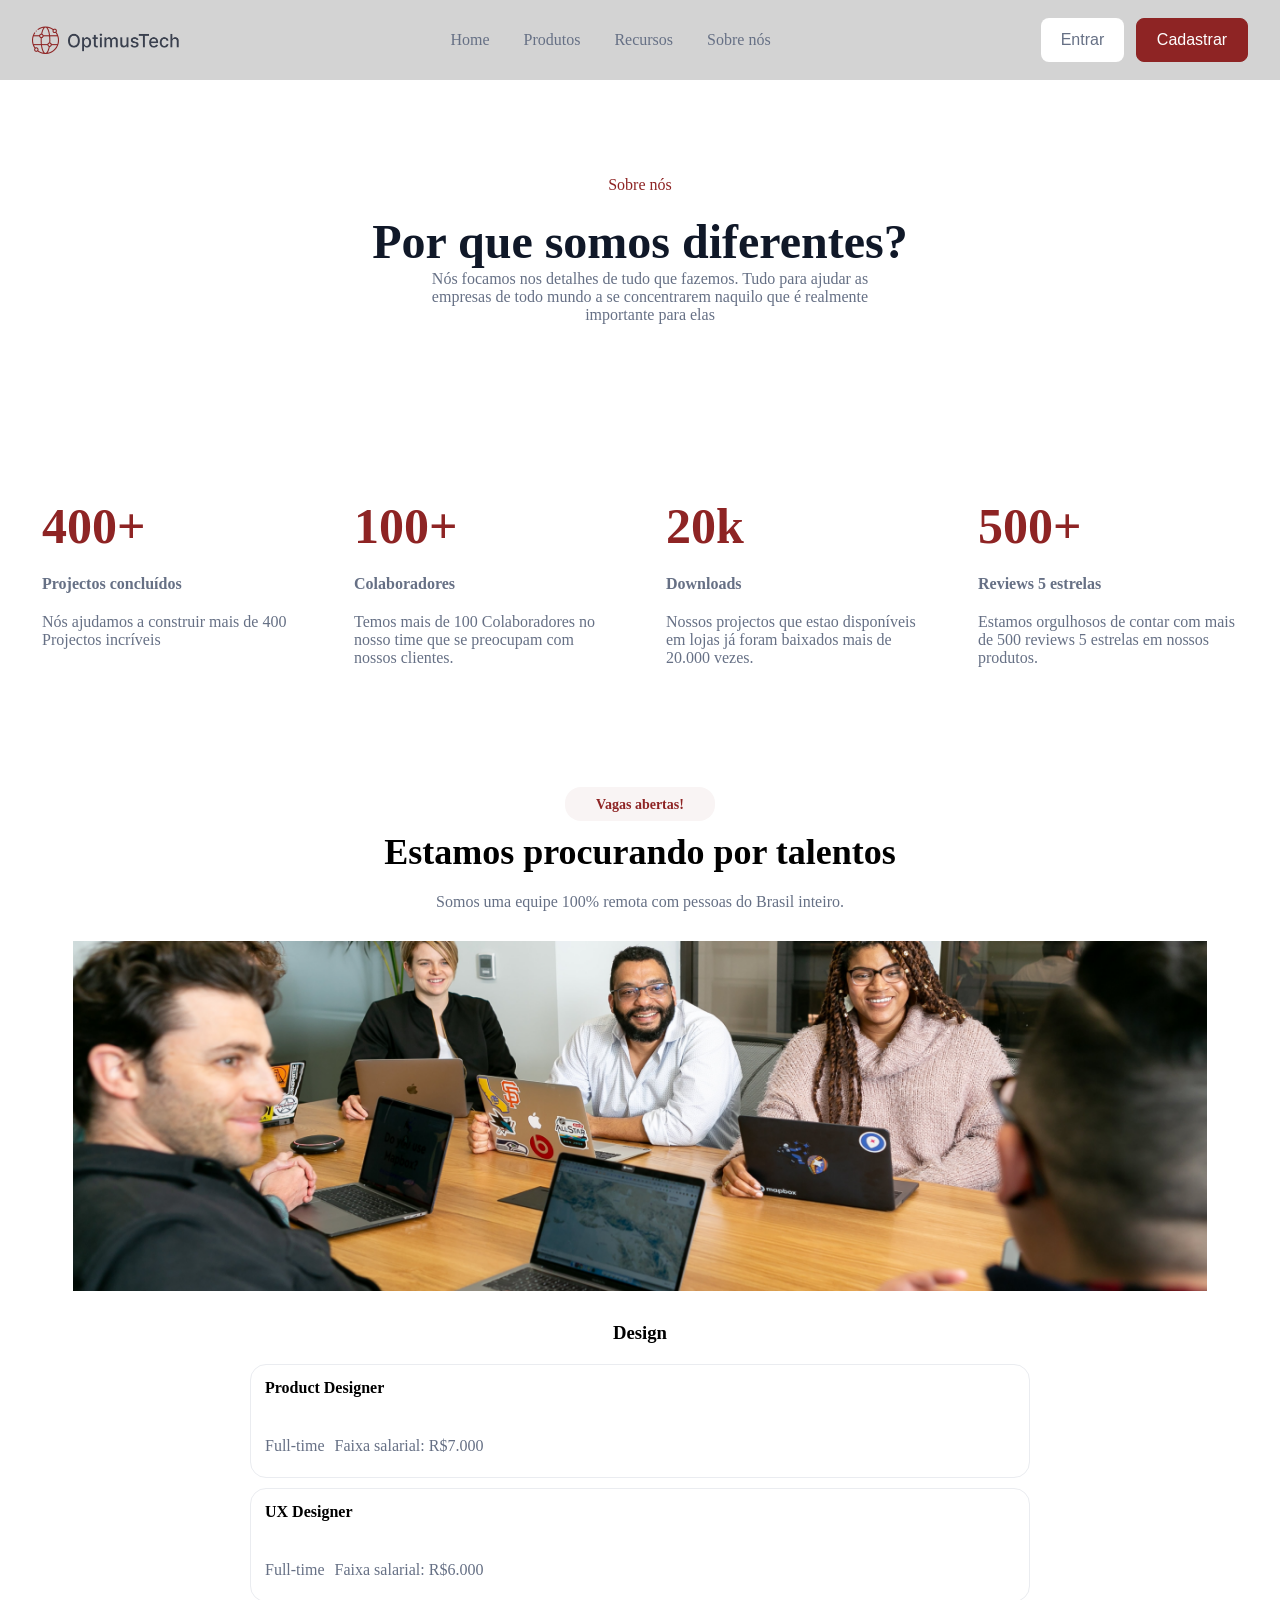
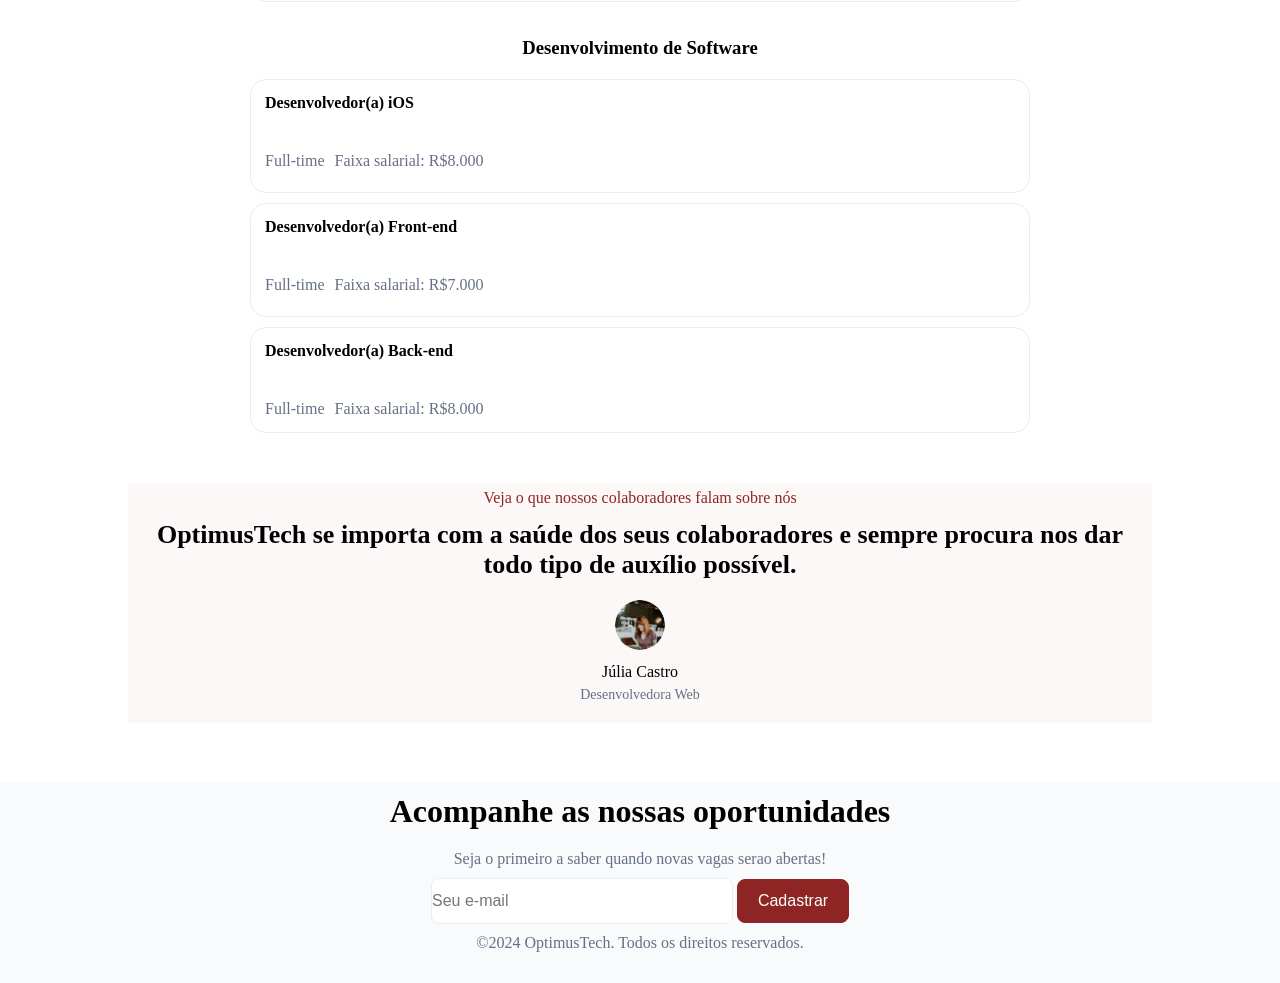
<file: HTML-CSS/index.html>
<!DOCTYPE html>
<html lang="en">
<head>
    <meta charset="UTF-8">
    <meta name="viewport" content="width=device-width, initial-scale=1.0">
    <title>OptimusTech</title>
    <link rel="stylesheet" href="styles/style.css">
</head>
<body>
   <header>
        <img src="images/_Button base@2x.png" alt="logo">
        <nav>
            <a href="#">Home</a>
            <a href="#">Produtos</a>
            <a href="#">Recursos</a>
            <a href="#">Sobre nós</a>
        </nav>

        <div class="registration">
            <button class="login">Entrar</button>
            <button class="signup">Cadastrar</button>
        </div>
   </header>

   <section class="about">
        <p class="sobre-title">Sobre nós</p>
        <h3>Por que somos diferentes?</h3>
        <div>
           <p>Nós focamos nos detalhes de tudo que fazemos. Tudo para ajudar as empresas de
            todo mundo a se concentrarem naquilo que é realmente importante para elas</p>
        </div>
    </section>

    <section class="metricas-container">
        <div class="metrica">
            <h1>400+</h1>
            <h2>Projectos concluídos</h2>
            <p>Nós ajudamos a construir mais de 400 Projectos incríveis</p>
        </div>

        <div class="metrica">
            <h1>100+</h1>
            <h2>Colaboradores</h2>
            <p>Temos mais de 100 Colaboradores no nosso time que se preocupam com nossos clientes.</p>
        </div>

        <div class="metrica">
            <h1>20k</h1>
            <h2>Downloads</h2>
            <p>Nossos projectos que estao disponíveis em lojas
                já foram baixados mais de 20.000 vezes.
            </p>
        </div>

        <div class="metrica">
            <h1>500+</h1>
            <h2>Reviews 5 estrelas</h2>
            <p>Estamos orgulhosos de contar com
                mais de 500 reviews 5 estrelas em 
                nossos produtos.
            </p>
        </div>
    </section>


    <section class="vagas">

        <div class="talentos">
            <h1>Vagas abertas!</h1>
            <h2>Estamos procurando por talentos</h2>
            <p>Somos uma equipe 100% remota com pessoas do Brasil inteiro.</p>
            <img src="images/Image.png" alt="nossa equipe">
        </div>

        <div class="vagas_abertas">
            <div class="design">
                <h3 id="area">Design</h3>

                <div class="vagas_disponivel">
                    <span class="cargo">Product Designer</span>

                    <div class="info_vaga">
                        <span>Full-time</span>
                        <span>Faixa salarial: R$7.000</span>
                    </div>
                </div>

                <div class="vagas_disponivel">
                    <span class="cargo">UX Designer</span>
                    <div class="info_vaga">
                        <span>Full-time</span>
                        <span>Faixa salarial: R$6.000</span>
                    </div>
                </div>
            </div>
            
            <div class="dev">
                <h3 id="area">Desenvolvimento de Software</h3>
                <div class="vagas_disponivel">
                    <span class="cargo">Desenvolvedor(a) iOS</span>
                    <div class="info_vaga">
                        <span>Full-time</span>
                        <span>Faixa salarial: R$8.000</span>
                    </div>                   
                </div>

                <div class="vagas_disponivel">
                    <span class="cargo">Desenvolvedor(a) Front-end</span>
                    <div class="info_vaga">
                        <span>Full-time</span>
                        <span>Faixa salarial: R$7.000</span>
                    </div>                   
                </div>

                <div class="vagas_disponivel back-end">
                    <span class="cargo">Desenvolvedor(a) Back-end</span>
                    <div class="info_vaga">
                        <span>Full-time</span>
                        <span>Faixa salarial: R$8.000</span>
                    </div>                   
                </div>

            </div>
        </div>
    </section>

    <section class="depoimentos">
        <div>
            <span class="sobre-title">Veja o que nossos colaboradores falam sobre nós</span>
            <p>OptimusTech se importa com a saúde dos seus colaboradores
                e sempre procura nos dar todo tipo de auxílio possível.
            </p>

            <img src="images/Avatar.png" alt="colaborador">
            <span>Júlia Castro</span>
            <span class="cargo colaborador">Desenvolvedora Web</span>
        </div>
    </section>

    <section class="formulario">
        <form action="#" method="#">
            <h3>Acompanhe as nossas oportunidades</h3>
            <span>Seja o primeiro a saber quando novas vagas serao abertas!</span>
            
            <div>

                <input type="email" name="email" id="iemail" placeholder="Seu e-mail">
                <button class="signup">Cadastrar</button>
            </div>
            <span>&copy2024 OptimusTech. Todos os direitos reservados.</span>
        </form>
    </section>
</body>
</html>
</file>
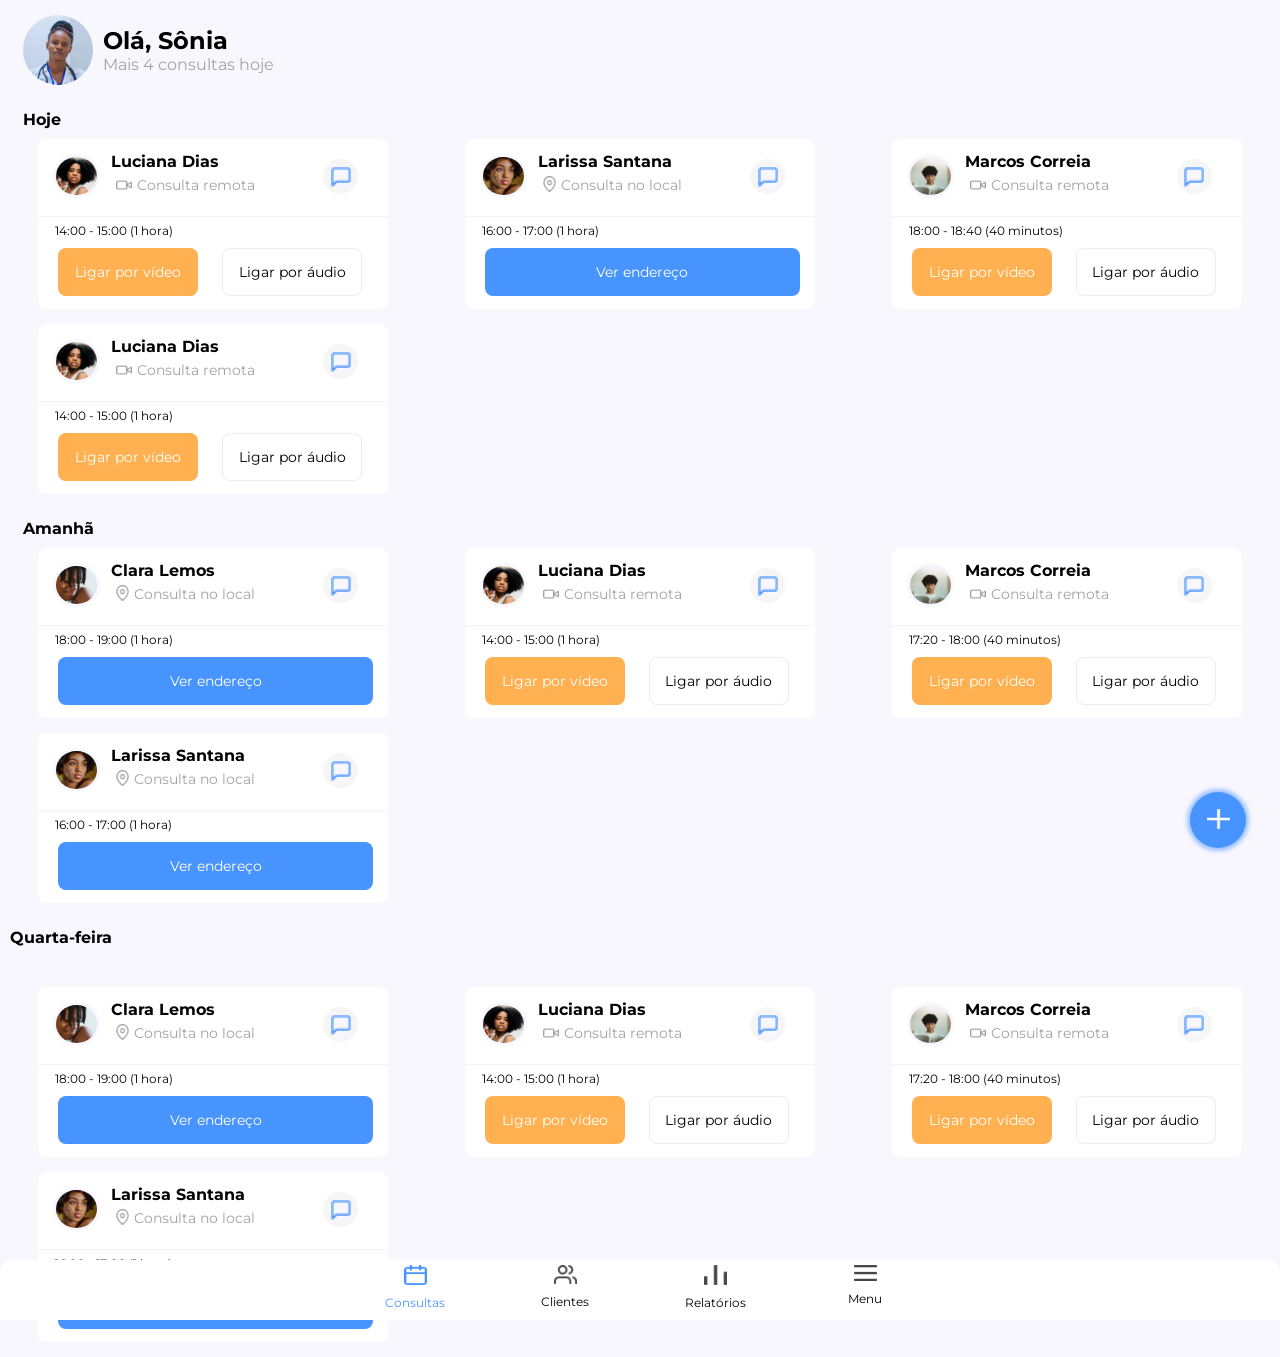
<file: Responsividade/index.html>
<!DOCTYPE html>
<html lang="en">
<head>
    <meta charset="UTF-8">
    <meta name="viewport" content="width=device-width, initial-scale=1.0">
    <title>Responsividade</title>
    <link rel="stylesheet" href="css/style.css">
</head>
<body>
    <header>
        <div class="time">
            <span>03:33</span>
        </div>
        
        <div class="icons">
            <img src="images/signal_cellular_4_bar.png" alt="rede">
            <img src="images/battery_full.png" alt="bateria">
            <img src="images/wifi.png" alt="wifi">
        </div>
    </header>

    <section class="nurse">
        <img src="images/perfil-1.jpg" alt="perfil">
        <div>
            <h1>Olá, Sônia</h1>
            <span>Mais 4 consultas hoje</span>
        </div>
    </section>

    <section class="day_section">
        <div class="day">
           <strong>Hoje</strong> 
        </div>
        <div class="card_container">
            <div class="consulta_card">
                <div class="perfil">
                    <div class="perfil_image">
                        <img src="images/perfil-2.jpg" alt="perfil-2">
                    </div>
                
                    <div class="user_info">
                        <strong>Luciana Dias</strong>
                        <div class="consulta_type">
                            <img src="images/Camera.png" alt="camera">
                            <span>Consulta remota</span>
                        </div>
                        <div class="chat">
                            <img src="images/chat1.png" alt="chat1">
                        </div>
                    </div>
                </div>
                <hr>

                <div class="info_consulta">
                    <div class="time">
                        14:00 - 15:00 (1 hora)
                    </div>
                    <div class="btn_container">
                        <button class="btn video">Ligar por vídeo</button>
                        <button class="btn audio">Ligar por áudio</button>
                    </div>
                </div>
            </div>

            <div class="consulta_card">
                <div class="perfil">
                    <div class="perfil_image">
                        <img src="images/perfil-3.jpg" alt="perfil-3">
                    </div>
                
                    <div class="user_info">
                        <strong>Larissa Santana</strong>
                        <div class="consulta_type">
                            <img class="img_pin" src="images/pin.png" alt="pin">
                            <span>Consulta no local</span>
                        </div>
                        <div class="chat">
                            <img src="images/chat1.png" alt="chat1">
                        </div>
                    </div>
                </div>
                <hr>

                <div class="info_consulta">
                    <div class="time">
                        16:00 - 17:00 (1 hora)
                    </div>
                    <div class="btn_container">
                        <button class="btn endereco">Ver endereço</button>
                    </div>
                </div>
            </div>
        

            <div class="consulta_card">
                <div class="perfil">
                    <div class="perfil_image">
                        <img src="images/perfil-4.jpg" alt="perfil-4">
                    </div>
                
                    <div class="user_info">
                        <strong>Marcos Correia</strong>
                        <div class="consulta_type">
                            <img src="images/Camera.png" alt="camera">
                            <span>Consulta remota</span>
                        </div>
                        <div class="chat">
                            <img src="images/chat1.png" alt="chat1">
                        </div>
                    </div>
                </div>
                <hr>

                <div class="info_consulta">
                    <div class="time">
                        18:00 - 18:40 (40 minutos)
                    </div>
                    <div class="btn_container">
                        <button class="btn video">Ligar por vídeo</button>
                        <button class="btn audio">Ligar por áudio</button>
                    </div>
                </div>
            </div>
            <div class="rodape_consulta">
                <div>
                    <img src="images/Calendarioicone.png" alt="consulta">
                <span>Consultas</span> 
                </div>
                <div>
                    <img src="images/clientes icone.png" alt="cliente">
                    Clientes
                </div>
                <div>
                    <img src="images/relatorios icone.png" alt="relatorio">
                    Relatórios
                </div>
                <div>
                    <img src="images/menu icone.png" alt="menu">
                    Menu
                </div>
                <button id="maisOpcoes"><img src="images/maisicone.png" alt="maisOpcoes"></button>
            </div>


            <div class="consulta_card">
                <div class="perfil">
                    <div class="perfil_image">
                        <img src="images/perfil-2.jpg" alt="perfil-2">
                    </div>
                
                    <div class="user_info">
                        <strong>Luciana Dias</strong>
                        <div class="consulta_type">
                            <img src="images/Camera.png" alt="camera">
                            <span>Consulta remota</span>
                        </div>
                        <div class="chat">
                            <img src="images/chat1.png" alt="chat1">
                        </div>
                    </div>
                </div>
                <hr>

                <div class="info_consulta">
                    <div class="time">
                        14:00 - 15:00 (1 hora)
                    </div>
                    <div class="btn_container">
                        <button class="btn video">Ligar por vídeo</button>
                        <button class="btn audio">Ligar por áudio</button>
                    </div>
                </div>
            </div>
        </div>
    </section>

    <section class="day_section">
        <div class="day">
           <strong>Amanhã</strong> 
        </div>

        <div class="card_container">

            <div class="consulta_card">
                <div class="perfil">
                    <div class="perfil_image">
                        <img src="images/perfil-5.jpg" alt="perfil-5">
                    </div>
                   
                    <div class="user_info">
                        <strong>Clara Lemos</strong>
                        <div class="consulta_type">
                             <img class="img_pin" src="images/pin.png" alt="pin">
                             <span>Consulta no local</span>
                        </div>
                        <div class="chat">
                            <img src="images/chat1.png" alt="chat1">
                        </div>
                    </div>
                </div>
                <hr>
    
                <div class="info_consulta">
                    <div class="time">
                        18:00 - 19:00 (1 hora)
                    </div>
                    <div class="btn_container">
                        <button class="btn endereco">Ver endereço</button>
                    </div>
                </div>
            </div>
    
            <div class="consulta_card">
                <div class="perfil">
                    <div class="perfil_image">
                        <img src="images/perfil-2.jpg" alt="perfil-2">
                    </div>
                   
                    <div class="user_info">
                        <strong>Luciana Dias</strong>
                        <div class="consulta_type">
                             <img src="images/Camera.png" alt="camera">
                             <span>Consulta remota</span>
                        </div>
                        <div class="chat">
                            <img src="images/chat1.png" alt="chat1">
                        </div>
                    </div>
                </div>
                <hr>
    
                <div class="info_consulta">
                    <div class="time">
                        14:00 - 15:00 (1 hora)
                    </div>
                    <div class="btn_container">
                        <button class="btn video">Ligar por vídeo</button>
                        <button class="btn audio">Ligar por áudio</button>
                    </div>
                </div>
            </div>
          
    
            <div class="consulta_card">
                <div class="perfil">
                    <div class="perfil_image">
                        <img src="images/perfil-4.jpg" alt="perfil-4">
                    </div>
                   
                    <div class="user_info">
                        <strong>Marcos Correia</strong>
                        <div class="consulta_type">
                             <img src="images/Camera.png" alt="camera">
                             <span>Consulta remota</span>
                        </div>
                        <div class="chat">
                            <img src="images/chat1.png" alt="chat1">
                        </div>
                    </div>
                </div>
                <hr>
    
                <div class="info_consulta">
                    <div class="time">
                        17:20 - 18:00 (40 minutos)
                    </div>
                    <div class="btn_container">
                        <button class="btn video">Ligar por vídeo</button>
                        <button class="btn audio">Ligar por áudio</button>
                    </div>
                </div>
            </div>
    
    
            <div class="consulta_card">
                <div class="perfil">
                    <div class="perfil_image">
                        <img src="images/perfil-3.jpg" alt="perfil-3">
                    </div>
                   
                    <div class="user_info">
                        <strong>Larissa Santana</strong>
                        <div class="consulta_type">
                             <img class="img_pin" src="images/pin.png" alt="pin">
                             <span>Consulta no local</span>
                        </div>
                        <div class="chat">
                            <img src="images/chat1.png" alt="chat1">
                        </div>
                    </div>
                </div>
                <hr>
    
                <div class="info_consulta">
                    <div class="time">
                        16:00 - 17:00 (1 hora)
                    </div>
                    <div class="btn_container">
                        <button class="btn endereco">Ver endereço</button>
                    </div>
                </div>
            </div>
        </div>
    </section>

    <section class="day_section">
        <div class="day quarta_feira">
           <strong>Quarta-feira</strong> 
        </div>
        <div class="card_container">
            <div class="consulta_card">
                <div class="perfil">
                    <div class="perfil_image">
                        <img src="images/perfil-5.jpg" alt="perfil-5">
                    </div>
                   
                    <div class="user_info">
                        <strong>Clara Lemos</strong>
                        <div class="consulta_type">
                             <img class="img_pin" src="images/pin.png" alt="pin">
                             <span>Consulta no local</span>
                        </div>
                        <div class="chat">
                            <img src="images/chat1.png" alt="chat1">
                        </div>
                    </div>
                </div>
                <hr>
    
                <div class="info_consulta">
                    <div class="time">
                        18:00 - 19:00 (1 hora)
                    </div>
                    <div class="btn_container">
                        <button class="btn endereco">Ver endereço</button>
                    </div>
                </div>
            </div>
    
            <div class="consulta_card">
                <div class="perfil">
                    <div class="perfil_image">
                        <img src="images/perfil-2.jpg" alt="perfil-2">
                    </div>
                   
                    <div class="user_info">
                        <strong>Luciana Dias</strong>
                        <div class="consulta_type">
                             <img src="images/Camera.png" alt="camera">
                             <span>Consulta remota</span>
                        </div>
                        <div class="chat">
                            <img src="images/chat1.png" alt="chat1">
                        </div>
                    </div>
                </div>
                <hr>
    
                <div class="info_consulta">
                    <div class="time">
                        14:00 - 15:00 (1 hora)
                    </div>
                    <div class="btn_container">
                        <button class="btn video">Ligar por vídeo</button>
                        <button class="btn audio">Ligar por áudio</button>
                    </div>
                </div>
            </div>
          
    
            <div class="consulta_card">
                <div class="perfil">
                    <div class="perfil_image">
                        <img src="images/perfil-4.jpg" alt="perfil-4">
                    </div>
                   
                    <div class="user_info">
                        <strong>Marcos Correia</strong>
                        <div class="consulta_type">
                             <img src="images/Camera.png" alt="camera">
                             <span>Consulta remota</span>
                        </div>
                        <div class="chat">
                            <img src="images/chat1.png" alt="chat1">
                        </div>
                    </div>
                </div>
                <hr>
    
                <div class="info_consulta">
                    <div class="time">
                        17:20 - 18:00 (40 minutos)
                    </div>
                    <div class="btn_container">
                        <button class="btn video">Ligar por vídeo</button>
                        <button class="btn audio">Ligar por áudio</button>
                    </div>
                </div>
            </div>
    
            <div class="consulta_card">
                <div class="perfil">
                    <div class="perfil_image">
                        <img src="images/perfil-3.jpg" alt="perfil-3">
                    </div>
                   
                    <div class="user_info">
                        <strong>Larissa Santana</strong>
                        <div class="consulta_type">
                             <img class="img_pin" src="images/pin.png" alt="pin">
                             <span>Consulta no local</span>
                        </div>
                        <div class="chat">
                            <img src="images/chat1.png" alt="chat1">
                        </div>
                    </div>
                </div>
                <hr>
    
                <div class="info_consulta">
                    <div class="time">
                        16:00 - 17:00 (1 hora)
                    </div>
                    <div class="btn_container">
                        <button class="btn endereco">Ver endereço</button>
                    </div>
                </div>
            </div>
        </div>
    </section>

</body>
</html>
</file>
<file: HTML-CSS/styles/style.css>
@charset "UTF-8";

*{
    margin: 0;
    padding: 0;
}


header{
    display: flex;
    align-items: center;
    height: 80px;
    justify-content: space-between;
    background-color: lightgray;


    padding-left: 32px;
    padding-right: 32px;
}


img{
    width: 148px;
}

nav a{
    text-decoration: none;
    padding: 15px;
    color: #667085;
    font-size: 16px;
}

.registration{
    display: flex;
    justify-content: space-between;
    width: 207px;
 
}

.login{
    width: 83px;
    height: 44px;
    color: #667085;
    border-radius: 8px;
    background-color: white;
    border: none;
    font-size: 16px;
}

.signup{
    width: 112px;
    height: 44px;
    font-size: 16px;
    border-radius: 8px;
    color: white;
    background-color: #8E2424;
    border: 1px solid #8E2424;
}


.login {
    width: 83px;
    height: 44px;
    color: #667085;
    border-radius: 8px;
    background-color: white;
    border: none;
    font-size: 16px;
}

.signup {
    width: 112px;
    height: 44px;
    font-size: 16px;
    border-radius: 8px;
    color: white;
    background-color: #8E2424;
    border: 1px solid #8E2424;
}

.about {
    text-align: center;
    height: 407px;
    width: 100vw;
    position: relative;
}

.about div {
    height: 80px;
    width: 510px;
    position: absolute;
    top: 170px;
    left: calc(50% - 255px); 
    padding: 10px;
}

.about h3 {
    font-size: 48px;
    color: #101828;
}

.sobre-title {
    padding-top: 96px;
    color: #8E2424;
}

section.metricas-container{
    height: 290px;
    display: flex;
    justify-content: center;
    gap: 32px;
}

div.metrica{
    width: 280px;
    height: 190px;
}

div.metrica h1, h2,p{
    padding: 10px;
    color: #667085;
    font-size: 16px;
}

div.metrica h1{
    color: #8E2424;
    font-size: 50px;
}


div.talentos{
    text-align: center;
    height: 500px;
    /*background-color: aquamarine;*/
    padding: 10px;
    position: relative;
}

div.talentos img{
    height: 70%;
    width: 90%;
    margin-top: 20px;
}

div.talentos h1{
    color: #8E2424;
    font-size: 14px;
    width: 10%;
    height: 20px;
    margin: auto;
    text-align: center;
    padding: 10px 12px 4px 12px;
    border-radius: 16px;
    background-color: #f9f4f4;
}

div.talentos h2{
    font-weight: bold;
    font-size: 36px;
    color: black;

}
/*---------- vagas abertas ------------*/

div.vagas_abertas{
    height: auto;
   
}

div.design{
  
    width: 100%;
    height: 300px;
}

 .vagas_disponivel{
    height: 80px;
    width: 750px;
    margin: 10px;
    border-radius: 16px;
    border: 1.2px solid #EAECF0;
    padding: 14px 14px 18px 14px;

    margin-left: auto;
    margin-right: auto;
}

h3#area{
    padding: 10px;
    width: 750px;
    margin:auto;
    margin-top: 15px;
}

.cargo{
    font-weight: bolder;
}

.back-end{
    padding-bottom: 10px;
}

.info_vaga{
    display: flex;
    gap: 10px;
    padding-top: 40px;
    color: #667085;
    font-size: 16px;
}

/*----------------- seccao dos depoimentos -----------------*/

section.depoimentos{
    height: 300px;
    width: 100%;
    margin-top: 50px;

}

section.depoimentos div{
    width: 80%;
    height: 80%;
    background-color: #fdf8f8;
    margin: auto;
    display: flex;
    flex-direction: column;
    justify-content: center;
    text-align: center;
    align-items: center;
}

section.depoimentos span{
    padding: 3px;
}
section.depoimentos p{
    font-weight: 700;
    font-size: 26px;
    color: black;
    
}

 
.depoimentos img{
    width: 50px;
    height: 50px;
    border-radius: 50%;
    padding: 10px;
}

section.depoimentos .cargo.colaborador{
    margin-bottom: 15px;
    font-size: 14px;
    font-weight: 100;
    color: #667085;
}

/*----------- seccao do formulario -----------------*/
 section.formulario{
    height: 200px;
    background-color: #F9FAFB;
 }

 .formulario > form span,h3{
    display: block;
    margin: auto;
    padding: 10px;
    text-align: center;
 }

 .formulario h3{
    font-size: 32px;
 }

 .formulario > form > div{
    text-align: center;
 }

 .formulario > form > span{
    color: #667085;
 }
 

input{
    width: 300px;
    height: 44px;
    font-size: 16px;
    border-radius: 8px;
    color: white;
   border: 1.5px solid #EAECF0;
   
}
</file>
<file: Responsividade/css/style.css>
@charset "UTF-8";
@import url('https://fonts.googleapis.com/css2?family=Montserrat:ital,wght@0,100..900;1,100..900&display=swap');


* {
    margin: 0;
    padding: 0;
    font-family: 'Montserrat', sans-serif;
    background-color: #f9f7fe;
}


span{
    font-size: 1rem;
    color: #A3A3A3;
    background-color: transparent;
}

header {
    height: 30px;
    font-size: 1rem;
    padding: 5px;
    background-color: hsl(0, 0%, 100%);

    display: flex;
    justify-content: space-between;
    align-items: center;
}

header > div {
    background-color: #FFFFFF;
}

header > div > img{
    padding: 2px;
}

hr{
   background-color:  #464646;
   opacity: 10%;
}

/* -------------- perfil principal ----------------*/
section.nurse{
    height: 100px;
    display: flex;
    gap: 10px;
    align-items: center;
}

section.nurse img{
    height: 70px;
    width: 70px;
    border-radius: 50%; 
    margin-left: 22.6px; 
}

.perfil > div{
    height: auto;
    width: 70%;
    padding: 3px;
}

/* ---------------- section today ---------------*/
section.day_section .day{
    margin:10px;
    margin-left: 22.6px;
    font-size: 1rem;
}

.consulta_card{
    width: 90%;
    min-width: 330px;
    max-width: 350px;
    height: 170px;
    margin-left: auto;
    margin-right: auto;
    margin-bottom: 15px;
    background-color: #FFFFFF;
    border-radius: 8px;
    position: relative;
}

strong{
    background-color: transparent;
}

.perfil {
    height: 45%;
    background-color: transparent;
    border-top-left-radius: 8px;
    border-top-right-radius: 8px;
    display: flex;
    gap: 8px;
}

.perfil > .perfil_image {
    width: 15%;
    height: 50%;
   
    border-radius: 50%;
    margin-left: 15px;
    margin-top: 15px;
}
.perfil_image img{
    width: 100%;
    height: 100%;
    border-radius: 50%;
}

.perfil >.user_info{
    height: 50px;
    width: 100%;
    margin: auto;
    background-color: transparent;
    position: relative;
}

.consulta_type{
    margin: 5px;
    background-color: transparent;
    display: flex;
    gap: 5px;
}

.consulta_type > img{
    width: 16px;
    height: 10px;
    padding-top: 4px;
    background-color: transparent;
}

.consulta_type span{
    font-size: 0.9em;
}

.chat{
    width: 35px;
    height: 35px;
    border-radius: 50%;
    background-color: #F6F6F6;
    position: absolute;
    top: 10px;
    left: 215px;
}

.chat > img{
    width: 20px;
    height: 20px;
    position: inherit;
    top: 50%;
    left: 50%;
    transform: translate(-50%, -50%);
}

.info_consulta{
   height: 55%;
   border-bottom-left-radius: 8px;
   border-bottom-right-radius: 8px;
   background-color: transparent;
}

.info_consulta > .time{
    height: 20px;
    padding-left: 17px;
    padding-top: 5px;
    font-size: 12px;
    background-color: transparent;
}

.btn_container{
    height: 60px;
    background-color: transparent;
    margin: auto;
}


.btn_container button{
    height: 48px;
    width: 140px;
    border-radius: 8px;
    margin-top: 5px;
    margin-left: 20px;
    color: #FFFFFF;
    font-size: 14px;
    border: none;
}

.btn.audio{
    background-color: transparent;
    border: 1px solid #ECECEC;
    color: black;
}

.btn.video{
    background-color: #FFB050;
}


.consulta_type > .img_pin{
    height: 16px;
    width: 13px;
    padding-top: 0;
}

.btn.endereco{
    background-color: #4894FF;
    width: 90%;
}

        /*------------ rodape flutuante -------------- */


div.rodape_consulta{
    position: absolute;
    display: flex;
    width: 100%;
    height: 60px;
    border-radius: 12px 12px 0px 0px;
    align-items: center;
    justify-content: space-evenly;
    background-color: #FFFFFF;
  
    left: 0;
    top: 97%;
    z-index: 1;
}


.rodape_consulta div{
    display: flex;
    width: 60px;
    height: 40px;
    font-size: 12px;
    padding-bottom: 10px;
    flex-direction: column;
    align-items: center;

    background-color: #FFFFFF;
}

.rodape_consulta div span{
    font-size: 12px;
    color: #4894FF;
}

.rodape_consulta img{
    width: 23px;
    height: 20px;
    padding-bottom: 10px;
    background-color: #FFFFFF;
    
}

#maisOpcoes{
    position: fixed;
    top: 88%;
    left: 78%;
    width: 56px;
    height: 56px;
    border-radius: 50%;
    border: none;
    background-color: #4894FF;
}

#maisOpcoes img{
    background-color: #4894FF;
    padding: 10px;
    border-radius: 6px;
}


/*--------------- MEDIA QUERIES -------------*/

@media screen and (max-width:768px){
    #maisOpcoes{
        left: 78%;
        box-shadow: 0px 0px 4px 3px #4894ff8a;
    }
}

@media screen and (min-width: 768px) and (max-width: 992px) {
    header{
        display: none;
    }

    .card_container{
        display: grid;
        grid-template-columns: 1fr 1fr;
    }

    #maisOpcoes{
        left: 90%;
        box-shadow: 0px 0px 4px 3px #4894ff8a;
    }
}



@media screen and (min-width: 992px) {
    header{
        display: none;
    }

    .card_container{
        display: grid;
        grid-template-columns: 1fr 1fr 1fr;
    }

    #maisOpcoes{
        left: 93%;
        box-shadow: 0px 0px 4px 3px #4894ff8a;
    }


    div.rodape_consulta{
        justify-content: center; 
        gap: 90px;
        top: 140%; 
    }

    section.day_section .day.quarta_feira{
        margin: 10px;
        margin-bottom: 40px;
    }
}
</file>
